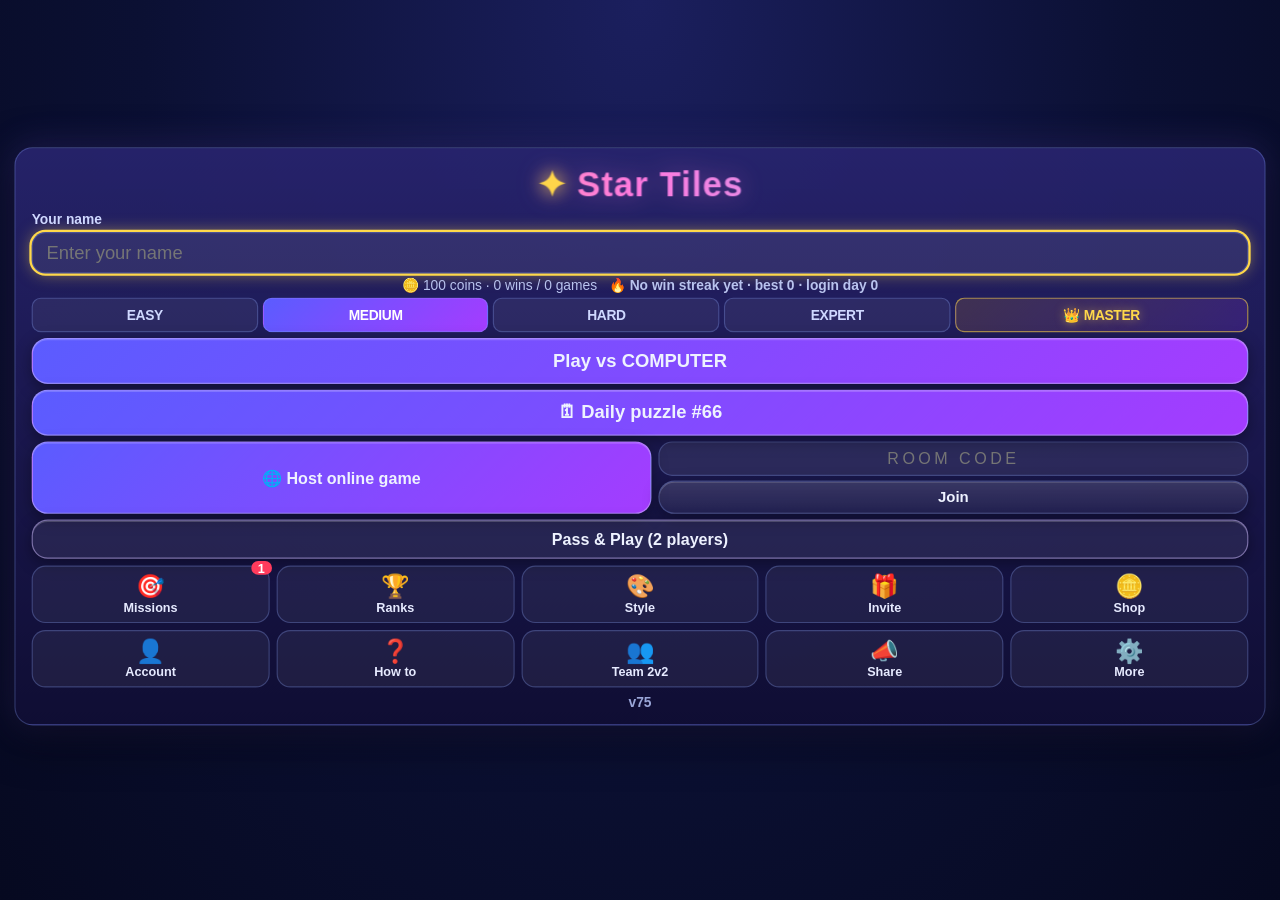
<file: index.html>
<!DOCTYPE html><html><head><meta charset="utf-8"><meta name="viewport" content="width=device-width,initial-scale=1,viewport-fit=cover,user-scalable=no">
<title>Star Tiles</title><link rel="manifest" href="manifest.json"><link rel="apple-touch-icon" href="icon-180.png?v=75"><link rel="apple-touch-startup-image" media="(device-width: 375px) and (device-height: 667px) and (-webkit-device-pixel-ratio: 2)" href="splash-750x1334.png"><link rel="apple-touch-startup-image" media="(device-width: 390px) and (device-height: 844px) and (-webkit-device-pixel-ratio: 3)" href="splash-1170x2532.png"><link rel="apple-touch-startup-image" media="(device-width: 393px) and (device-height: 852px) and (-webkit-device-pixel-ratio: 3)" href="splash-1179x2556.png"><link rel="apple-touch-startup-image" media="(device-width: 428px) and (device-height: 926px) and (-webkit-device-pixel-ratio: 3)" href="splash-1284x2778.png"><link rel="apple-touch-startup-image" media="(device-width: 430px) and (device-height: 932px) and (-webkit-device-pixel-ratio: 3)" href="splash-1290x2796.png">
<meta name="apple-mobile-web-app-capable" content="yes"><meta name="mobile-web-app-capable" content="yes"><meta name="apple-mobile-web-app-status-bar-style" content="black"><meta name="theme-color" content="#0b1033">
<link rel="stylesheet" href="style.css?v=75"></head><body>
<div id="app">
<header><button class="btn sq" id="menuBtn" aria-label="Menu">🏠</button>
<div id="hud"><div class="names"><span id="n0" class="p0">DHAVAL P</span><span class="vs">·VS·</span><span id="n1">COMPUTER</span></div>
<div class="scores"><i class="sw pink"></i><b id="s0">0</b><span id="pot"><span id="potn">THIS MOVE</span><span id="potprev">—</span></span><b id="s1">0</b><i class="sw blue"></i></div></div>
<button class="btn sq" id="infoBtn" aria-label="Chat">💬</button></header>
<div id="ostat"></div><div id="board"></div>
<div id="rack"></div>
<div id="prev"></div><div id="banner">MOVE 1 / 10</div><button id="replayBtn" class="replay" style="visibility:hidden">↺ Replay last move</button><div id="tally" aria-live="polite"></div>
<footer><button class="btn" id="recall">▦<br>RECALL</button>
<button class="btn" id="power">⚡<span id="badge">2</span></button>
<div id="coins">YOUR COINS:<br><b>🪙 <span id="coinN">100</span></b></div>
<button class="btn" id="swap">⇄<br>SWAP<span id="swapc" class="cost">FREE</span></button><button class="btn" id="play">▶<br>PLAY</button></footer>
<div id="pmenu"><div class="pcard"><div class="ptitle">⚡ POWER-UPS <span id="pleft"></span></div>
<button class="btn big" data-p="double">✖2 DOUBLE POINTS<small>x2 this move · once per game</small></button><button class="pbtn" data-p="unboost" id="unboost">↩ CANCEL BOOSTS<small>Refunds this move's Double/Triple</small></button>
<button class="btn big" data-p="bomb">💣 BOMB<small>Clears a 3×3 area · once per game</small></button>
<button class="btn big" data-p="cross">✚ CROSS BLAST<small>Clears a whole row + column · once per game</small></button>
<button class="btn big cancel" data-p="cancel">Cancel</button></div></div>
<div id="tbar"><span id="tmsg">Tap a target square</span><button class="btn" id="tgo" disabled>BLAST!</button><button class="btn cancel" id="tno">Cancel</button></div>
<div id="endp"><div class="endc"><div id="endres"></div><div id="endst"></div><div class="endb"><button class="btn big" id="endRe">🔁 Rematch</button><button class="btn" id="endHome">🏠 Home</button></div></div></div><div id="account"><div class="chcard miscard acard"><div class="chhead"><b>👤 Account</b><span></span><button class="btn" id="acClose">✕</button></div>
<p id="acState"></p><button class="apple" id="acApple"><svg viewBox="0 0 17 20" width="16" height="19" aria-hidden="true"><path fill="#fff" d="M14.1 10.6c0-2.6 2.1-3.8 2.2-3.9-1.2-1.8-3.1-2-3.7-2-1.6-.2-3.1.9-3.9.9-.8 0-2-.9-3.4-.9-1.7 0-3.3 1-4.2 2.6-1.8 3.1-.5 7.7 1.3 10.2.9 1.2 1.9 2.6 3.2 2.6 1.3-.1 1.8-.8 3.3-.8 1.6 0 2 .8 3.4.8 1.4 0 2.3-1.3 3.1-2.5 1-1.4 1.4-2.8 1.4-2.9-.1 0-2.7-1-2.7-4.1zM11.6 3c.7-.9 1.2-2 1-3.2-1 0-2.3.7-3 1.6-.7.8-1.3 2-1.1 3.1 1.2.1 2.3-.6 3.1-1.5z"/></svg> Sign in with Apple</button>
<button class="btn" id="acGuest">Play as guest</button><button class="btn" id="acOut">Sign out</button><button class="btn danger" id="acDel">Delete account</button>
<small id="acStatus"></small><small class="acpriv"><a href="privacy.html" target="_blank">Privacy policy</a></small></div></div><div id="shop"><div class="chcard miscard"><div class="chhead"><b>🪙 Coin shop</b><span id="shopCoins"></span><button class="btn" id="shopClose">✕</button></div><div id="shopList"></div><small id="shopMsg"></small><button class="btn" id="shopRestore">Restore purchases</button><small class="acpriv">Purchases are processed by Apple. <a href="support.html">Help</a> · <a href="privacy.html">Privacy</a></small></div></div><div id="missions"><div class="chcard miscard"><div class="chhead"><b>🎯 Daily missions</b><span id="misreset"></span><button class="btn" id="misClose">✕</button></div><div id="mislist"></div></div></div><div id="chat"><div class="chcard"><div class="chhead"><b>💬 Chat</b><span id="chwho"></span><button class="btn" id="chClose">✕</button></div>
<div id="chlist"></div><div class="chemo"><button data-e="👍">👍</button><button data-e="😂">😂</button><button data-e="😮">😮</button><button data-e="🔥">🔥</button><button data-e="😭">😭</button><button data-e="🎉">🎉</button><button data-e="👏">👏</button><button data-e="😡">😡</button></div>
<div class="chrow"><input id="chText" maxlength="200" placeholder="Message…" autocomplete="off"><button class="btn" id="chSend">Send</button></div></div></div><div id="onl"><div class="card"><h2>🌐 Online room</h2><div id="onlcode" class="code">——</div><div class="coderow" id="coderow"><button class="btn" id="copyCode">📋 Copy</button><button class="btn" id="shareCode">📤 Share link</button></div><p id="onlmsg"></p><p id="onlerr"></p><p id="onldbg" class="dbg" title="tap to copy log"></p><button class="btn big" id="onlRetry" style="display:none">↻ Retry</button><button class="btn big cancel" id="onlCancel">Cancel</button></div></div>
<div id="overlay" class="show"><div class="card"><h1><span class="lg">✦</span> Star Tiles</h1><button class="btn big resume" id="onlResume" style="display:none">🌐 Continue online game</button><button class="btn big quit" id="quitBtn" style="display:none">🏳 Quit current game</button><button class="btn acct" id="acBtn">👤 Account · Guest</button><button class="btn big mis-open" id="misBtn">🎯 Daily missions</button><div id="mygames" style="display:none"></div><button class="btn big resume" id="resumeBtn" style="display:none">▶ Resume game</button><p id="result"></p><details class="howto"><summary>How to play</summary><p id="msg">It takes 3 to score: connect 3+ same-color tiles to score and clear them. Stars from your rack are wild and permanent. Scoring: each group = 20 × every tile in it (stars included) × every x2/x3 square it covers; a move scores the sum of its groups (Double makes it x2). Drag your 3-tile pieces onto the board (tap again or ↻ to rotate). Place 0–3 pieces anywhere they fit on empty squares, then PLAY. ⚡ Power-ups (2 free per game, 1 per move, each type only once per game): Double Points (x2), Bomb (3×3) or Cross Blast (row + column). Blasts clear everything in the area, even stars, but score nothing. Coins: start with 100, win = +10. Each game has 1 free swap and 2 free power-ups; extra swaps or power-ups cost 50 coins (but you still can't repeat a power-up type). 10 moves each — higher score wins!</p></details>
<label class="pname">Your name <input id="pname" maxlength="14" placeholder="Enter your name" autocomplete="off"></label>
<div class="pstat" id="pstat"></div><button class="btn mute" id="muteBtn">🔊 Sound: ON</button>
<div class="diff" id="diff"><button data-d="easy">EASY</button><button data-d="medium">MEDIUM</button><button data-d="hard">HARD</button><button data-d="expert">EXPERT</button><button data-d="master" class="master">👑 MASTER</button></div>
<button class="btn big" id="vsAI">Play vs COMPUTER</button><button class="btn big" id="vsP">Pass &amp; Play (2 players)</button>
<div class="online"><button class="btn big" id="hostBtn">🌐 Host online game</button>
<div class="joinrow"><input id="joinCode" maxlength="14" placeholder="ROOM CODE" autocapitalize="characters" autocomplete="off"><button class="btn" id="joinBtn">Join</button></div></div><div id="ver">v75</div></div></div>
</div><script src="config.js?v=75"></script><script src="logic.js?v=75"></script><script src="missions.js?v=75"></script><script src="mq.js?v=75"></script><script src="online.js?v=75"></script><script src="app.js?v=75"></script><script src="stability.js?v=75"></script><script src="vendor/supabase.js?v=75"></script><script src="account.js?v=75"></script><script src="native.js?v=75"></script><script src="daily.js?v=75"></script><script src="board.js?v=75"></script><script src="rank.js?v=75"></script><script src="streak.js?v=75"></script><script src="cosmetics.js?v=75"></script><script src="tutorial.js?v=75"></script><script src="invite.js?v=75"></script><script src="team.js?v=75"></script><script src="share.js?v=75"></script><script src="home.js?v=75"></script>
<script>
if('serviceWorker'in navigator){let reloaded=false;const had=!!navigator.serviceWorker.controller;
 navigator.serviceWorker.addEventListener('controllerchange',()=>{if(reloaded||!had)return;try{if(document.getElementById('onl').classList.contains('show')||(typeof g!=='undefined'&&g&&g.mode==='online'))return;}catch(e){} // v24: never reload mid-connect / online game
reloaded=true;try{window.autosave&&autosave();}catch(e){}location.reload();});
 navigator.serviceWorker.register('sw.js',{updateViaCache:'none'}).then(reg=>{reg.update();document.addEventListener('visibilitychange',()=>{if(document.visibilityState==='visible')reg.update();});});}
</script></body></html>
</file>
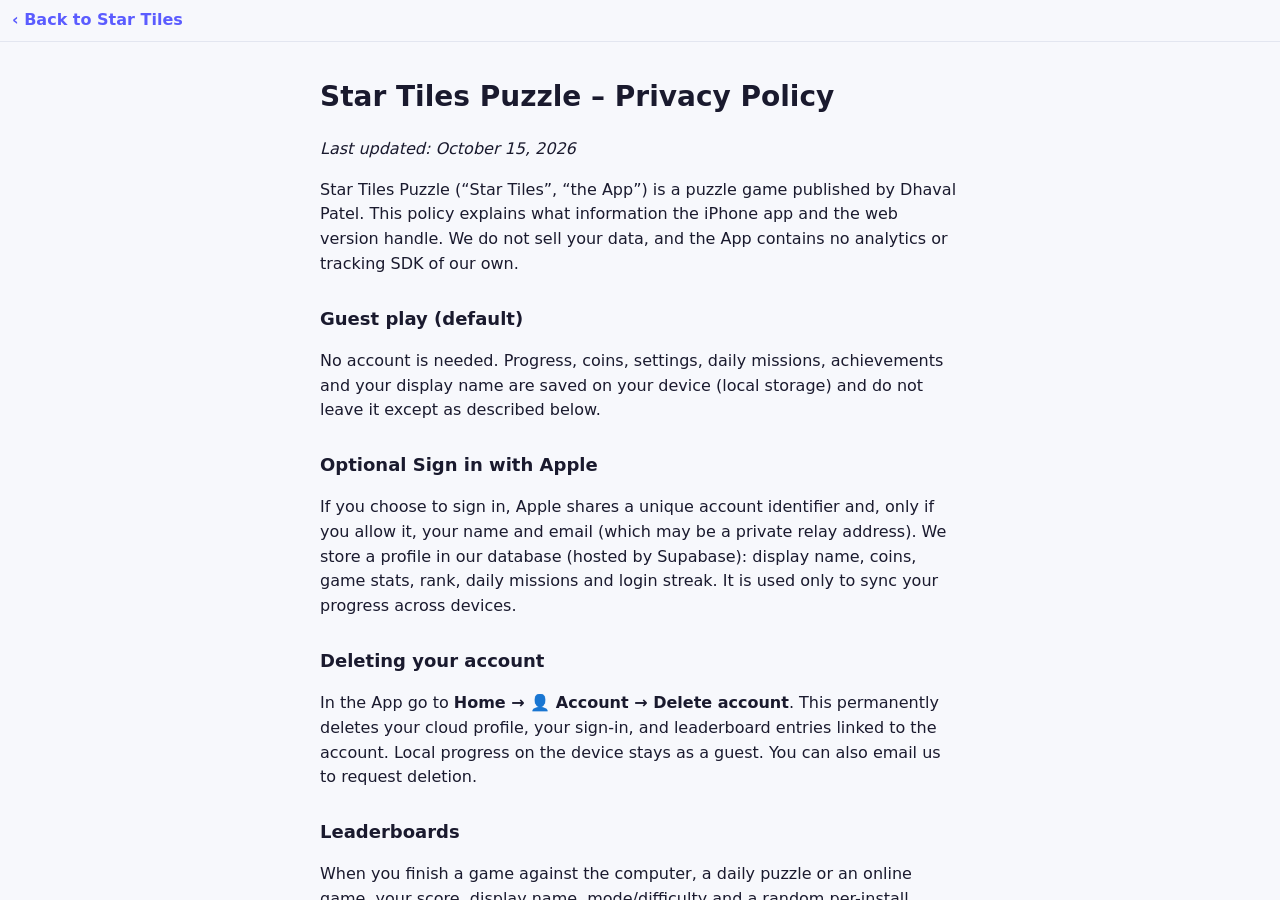
<file: privacy.html>
<!doctype html><html lang="en"><head><meta charset="utf-8"><meta name="viewport" content="width=device-width,initial-scale=1"><title>Star Tiles Puzzle – Privacy Policy</title>
<style>body{font-family:-apple-system,system-ui,sans-serif;max-width:640px;margin:40px auto;padding:0 20px;line-height:1.55;color:#1a1a2e;background:#f7f8fc}h1{font-size:28px}h2{font-size:18px;margin-top:28px}a{color:#5b5cff}html,body{height:100%;margin:0;overflow:hidden}body{max-width:none!important;padding:0!important}#scrollwrap{position:fixed;inset:0;overflow-y:auto;-webkit-overflow-scrolling:touch;overscroll-behavior:contain;padding:calc(env(safe-area-inset-top) + 56px) 20px calc(env(safe-area-inset-bottom) + 40px)}#scrollwrap>.in{max-width:640px;margin:0 auto}#backbar{position:fixed;top:0;left:0;right:0;z-index:5;padding:calc(env(safe-area-inset-top) + 8px) 12px 8px;background:rgba(247,248,252,.96);border-bottom:1px solid #e3e6f0}#backbar a{font-weight:700;text-decoration:none}</style></head><body><div id="backbar"><a href="./">‹ Back to Star Tiles</a></div><div id="scrollwrap"><div class="in">
<h1>Star Tiles Puzzle – Privacy Policy</h1>
<p><em>Last updated: October 15, 2026</em></p>
<p>Star Tiles Puzzle (“Star Tiles”, “the App”) is a puzzle game published by Dhaval Patel. This policy explains what information the iPhone app and the web version handle. We do not sell your data, and the App contains no analytics or tracking SDK of our own.</p>
<h2>Guest play (default)</h2>
<p>No account is needed. Progress, coins, settings, daily missions, achievements and your display name are saved on your device (local storage) and do not leave it except as described below.</p>
<h2>Optional Sign in with Apple</h2>
<p>If you choose to sign in, Apple shares a unique account identifier and, only if you allow it, your name and email (which may be a private relay address). We store a profile in our database (hosted by Supabase): display name, coins, game stats, rank, daily missions and login streak. It is used only to sync your progress across devices.</p>
<h2>Deleting your account</h2>
<p>In the App go to <b>Home → 👤 Account → Delete account</b>. This permanently deletes your cloud profile, your sign-in, and leaderboard entries linked to the account. Local progress on the device stays as a guest. You can also email us to request deletion.</p>
<h2>Leaderboards</h2>
<p>When you finish a game against the computer, a daily puzzle or an online game, your score, display name, mode/difficulty and a random per-install device id may be submitted to the public weekly and daily leaderboards. Other players can see your display name and score.</p>
<h2>Online play and chat</h2>
<p>Online games (1v1 and Team 2v2) are private rooms joined with a room code or invite link. Moves, chat messages you type, your display name and a random session id are relayed through public relays (MQTT over WebSocket and ntfy.sh) so the other phones can sync. We do not log these messages. Do not share personal information in chat. You can turn chat off, block a player, or report them; a report sends the room code, the reported name and the last chat messages to us for review.</p>
<h2>Notifications</h2>
<p>If you allow notifications, a push token (Apple APNs, or Web Push on the web app) is stored with a random device id, your display name and the room codes of your active online games, so we can tell you when it is your turn. Turn notifications off in iPhone Settings at any time.</p>
<h2>Advertising (iPhone app, free version)</h2>
<p>The free iPhone app shows ads from <strong>Google AdMob</strong> (a full-screen ad after some games and optional rewarded ads). AdMob may collect device identifiers (the advertising identifier only if you allow tracking in the iOS prompt), IP address, coarse location derived from IP, device information and ad interaction data to serve and measure ads and prevent fraud. If you choose “Ask App Not to Track”, ads are non-personalized. See <a href="https://policies.google.com/technologies/partner-sites">How Google uses information from apps</a>. Buying Remove Ads or Pro turns ads off.</p>
<h2>In-app purchases</h2>
<p>Purchases are processed by Apple. We never see your payment details. Coins have no cash value.</p>
<h2>Sharing</h2>
<p>The Share button opens your device's share sheet with your score and an invite link. Nothing is posted unless you choose to.</p>
<h2>Service providers</h2>
<p>Supabase (database and sign-in), Apple (sign-in, purchases, notifications), Google AdMob (ads), GitHub Pages (hosting the web version), and the public relays listed above.</p>
<h2>Children</h2>
<p>The App is for a general audience and is not directed to children under 13. We do not knowingly collect personal information from children.</p>
<h2>Changes</h2>
<p>We may update this policy; the date above will change when we do.</p>
<h2>Contact</h2>
<p>Email <a href="mailto:dhpa69@yahoo.com">dhpa69@yahoo.com</a> · <a href="support.html">Support page</a></p>
</div></div></body></html>
</file>
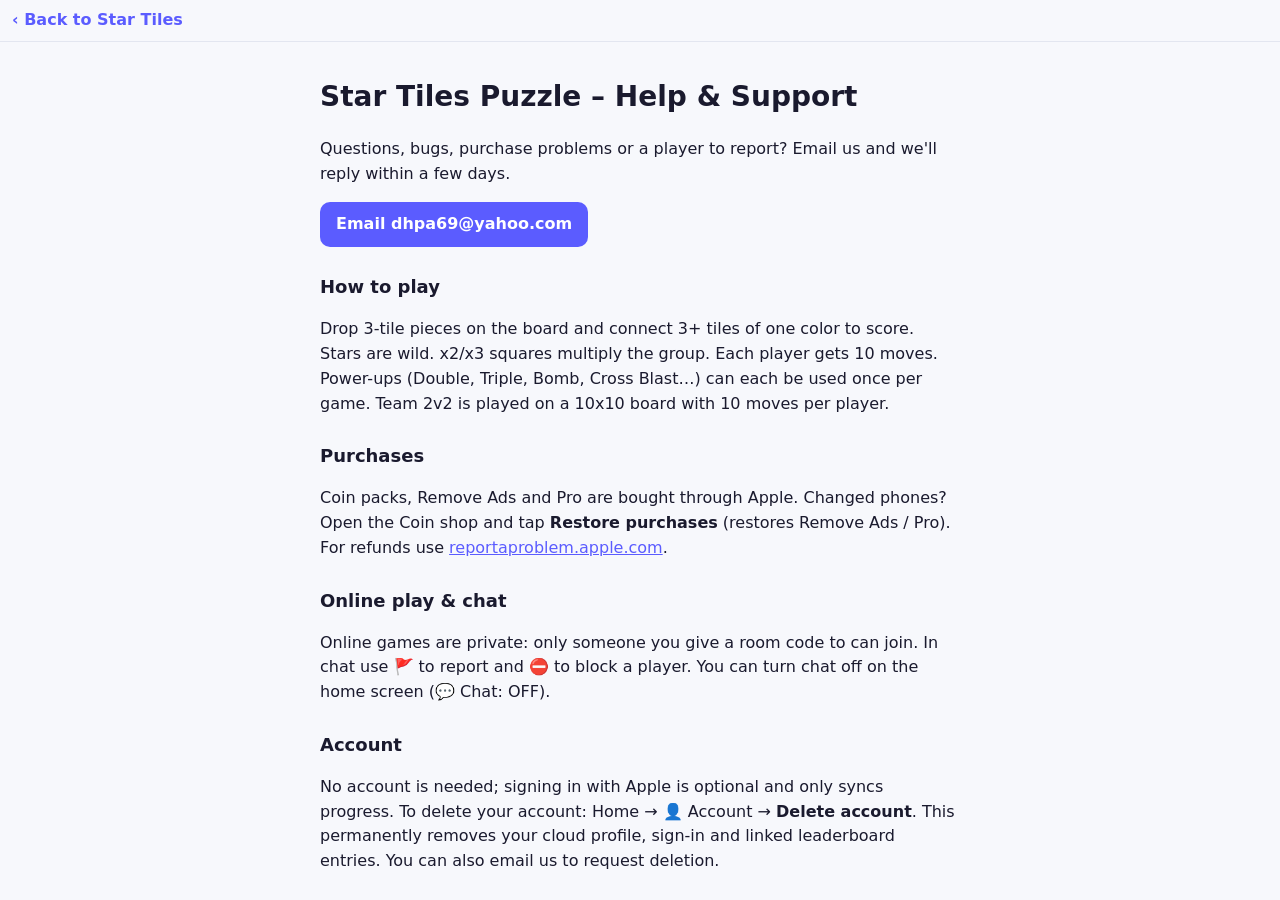
<file: support.html>
<!doctype html><html lang="en"><head><meta charset="utf-8"><meta name="viewport" content="width=device-width,initial-scale=1"><title>Star Tiles – Support</title>
<style>body{font-family:-apple-system,system-ui,sans-serif;max-width:640px;margin:40px auto;padding:0 20px;line-height:1.55;color:#1a1a2e;background:#f7f8fc}h1{font-size:28px}h2{font-size:18px;margin-top:26px}a{color:#5b5cff}.btn{display:inline-block;background:#5b5cff;color:#fff;padding:10px 16px;border-radius:10px;text-decoration:none;font-weight:700}html,body{height:100%;margin:0;overflow:hidden}body{max-width:none!important;padding:0!important}#scrollwrap{position:fixed;inset:0;overflow-y:auto;-webkit-overflow-scrolling:touch;overscroll-behavior:contain;padding:calc(env(safe-area-inset-top) + 56px) 20px calc(env(safe-area-inset-bottom) + 40px)}#scrollwrap>.in{max-width:640px;margin:0 auto}#backbar{position:fixed;top:0;left:0;right:0;z-index:5;padding:calc(env(safe-area-inset-top) + 8px) 12px 8px;background:rgba(247,248,252,.96);border-bottom:1px solid #e3e6f0}#backbar a{font-weight:700;text-decoration:none}</style></head><body><div id="backbar"><a href="./">‹ Back to Star Tiles</a></div><div id="scrollwrap"><div class="in">
<h1>Star Tiles Puzzle – Help &amp; Support</h1>
<p>Questions, bugs, purchase problems or a player to report? Email us and we'll reply within a few days.</p>
<p><a class="btn" href="mailto:dhpa69@yahoo.com?subject=Star%20Tiles%20support">Email dhpa69@yahoo.com</a></p>
<h2>How to play</h2><p>Drop 3-tile pieces on the board and connect 3+ tiles of one color to score. Stars are wild. x2/x3 squares multiply the group. Each player gets 10 moves. Power-ups (Double, Triple, Bomb, Cross Blast…) can each be used once per game. Team 2v2 is played on a 10x10 board with 10 moves per player.</p>
<h2>Purchases</h2><p>Coin packs, Remove Ads and Pro are bought through Apple. Changed phones? Open the Coin shop and tap <b>Restore purchases</b> (restores Remove Ads / Pro). For refunds use <a href="https://reportaproblem.apple.com">reportaproblem.apple.com</a>.</p>
<h2>Online play &amp; chat</h2><p>Online games are private: only someone you give a room code to can join. In chat use 🚩 to report and ⛔ to block a player. You can turn chat off on the home screen (💬 Chat: OFF).</p>
<h2>Account</h2><p>No account is needed; signing in with Apple is optional and only syncs progress. To delete your account: Home → 👤 Account → <b>Delete account</b>. This permanently removes your cloud profile, sign-in and linked leaderboard entries. You can also email us to request deletion.</p>
<h2>Notifications</h2><p>Turn notifications tell you when it's your move in an online game. Turn them off any time in iPhone Settings → Notifications → Star Tiles.</p>
<p><a href="privacy.html">Privacy policy</a> · <a href="./">Back to the game</a></p>
</div></div></body></html>
</file>
<file: style.css>
*{box-sizing:border-box;-webkit-tap-highlight-color:transparent;user-select:none;-webkit-user-select:none}
body{margin:0;background:#000;font-family:-apple-system,"Arial Rounded MT Bold",Helvetica,sans-serif;touch-action:manipulation}
#app{max-width:480px;margin:auto;min-height:100vh;background:#e9ecf0;display:flex;flex-direction:column;padding-top:env(safe-area-inset-top)}
header{display:flex;gap:6px;align-items:center;padding:6px;background:linear-gradient(#c9d4e0,#9fb0c4)}
#hud{flex:1;background:linear-gradient(#2f5db8,#14306f);border-radius:8px;border:2px solid #0d2150;color:#fff;padding:3px 8px;text-align:center}
.names{display:flex;justify-content:space-between;font-weight:900;font-size:14px;color:#cfd8e6}.names .on{color:#ff6ad5}.vs{color:#9fd0ff}
.scores{display:flex;align-items:center;justify-content:space-between;font-size:22px}.sw{width:14px;height:14px;border-radius:3px;display:inline-block}
.sw.pink{background:#e64fc0}.sw.blue{background:#3fa6f0}
#pot{background:linear-gradient(#ffb43c,#f07a00);border:3px solid #fff;border-radius:16px;padding:0 10px;font-weight:900;box-shadow:0 2px 4px #0006}
.btn{background:linear-gradient(#4aa3f5,#1663c7);color:#fff;border:2px solid #0d3a80;border-radius:10px;font-weight:900;font-size:13px;box-shadow:inset 0 2px 0 #fff6,0 2px 3px #0005;padding:6px;position:relative}
.btn:disabled{background:linear-gradient(#c8ced6,#9aa4b0);border-color:#7a8592;color:#eef}
.sq{width:56px;height:44px;font-size:20px}
#board{display:grid;grid-template-columns:repeat(8,1fr);gap:3px;padding:4px;background:#d8dde3;aspect-ratio:1}
.cell{background:#eef1f4;border-radius:4px;position:relative;display:flex;align-items:center;justify-content:center;font-weight:900;color:#c3ccd6;font-size:22px}
.cell.m3::after{content:"x3"}.cell.m2::after{content:"x2";font-size:16px}
.cell.ok{outline:2px dashed #4aa3f5}
.tile{position:absolute;inset:2px;border-radius:5px;box-shadow:inset 0 -4px 6px #0003,inset 0 4px 4px #fff8,0 1px 2px #0005;display:flex;align-items:center;justify-content:center;color:#fff;font-size:18px;font-weight:900;text-shadow:0 1px 2px #0006}
.tile::before{content:"";position:absolute;left:8%;right:8%;top:6%;height:40%;border-radius:4px;background:linear-gradient(#fff9,#fff0)}
.yellow{background:linear-gradient(#ffe37a,#f5b10a)}.green{background:linear-gradient(#5be36a,#0e9c25)}.blue{background:linear-gradient(#8fd2ff,#2a8ee6)}
.pink{background:linear-gradient(#ff9be6,#d636b1)}.red{background:linear-gradient(#ff7a7a,#d01c1c)}.orange{background:linear-gradient(#ffc770,#f07c06)}
.tile.fresh{outline:3px solid #1b3f8f}
.star{background:linear-gradient(#e6f6ff,#a9d8f2);border:1px solid #8cc2e2}.star span{font-size:30px;text-shadow:0 2px 2px #a06800;position:relative}
.star em{position:absolute;font-style:normal;font-size:13px;color:#7a4b00;font-weight:900}
.star.mine{box-shadow:inset 0 0 0 2px #e64fc0}.star.theirs{box-shadow:inset 0 0 0 2px #3fa6f0}
#rack{display:flex;gap:8px;justify-content:center;padding:8px;background:linear-gradient(#cdd6e0,#b5c1ce);min-height:70px}
.rt{width:56px;height:56px;position:relative;border-radius:8px;background:#dfe5ec}.rt.sel{transform:translateY(-6px);filter:drop-shadow(0 0 6px #1b3f8f)}
#banner{align-self:center;background:linear-gradient(#e9eef4,#c5d0dc);color:#1b3f8f;font-weight:900;padding:4px 18px;border-radius:0 0 12px 12px;font-size:16px}
#banner.final{color:#c01;font-size:20px}
footer{display:grid;grid-template-columns:1fr 1fr 1.4fr 1fr 1fr;gap:5px;padding:8px;background:#333a44;margin-top:auto;padding-bottom:calc(8px + env(safe-area-inset-bottom))}
footer .btn{height:58px;font-size:12px}#power{font-size:28px}
#badge{position:absolute;top:-6px;right:-4px;background:#f07a00;border:2px solid #fff;border-radius:9px;font-size:12px;padding:0 5px}
#power.on{background:linear-gradient(#ffe37a,#f5a10a)}
#coins{background:linear-gradient(#24365c,#121c33);border-radius:8px;color:#fff;font-size:11px;text-align:center;padding-top:8px;font-weight:900}#coins b{color:#6f6;font-size:18px}
#overlay{position:fixed;inset:0;background:#0009;display:none;align-items:center;justify-content:center;z-index:9}#overlay.show{display:flex}
.card{background:#fff;border-radius:16px;padding:20px;width:85%;max-width:360px;text-align:center}.card h1{color:#1b3f8f;margin:0 0 8px}
.big{display:block;width:100%;margin-top:10px;font-size:16px;padding:12px}
#toast{position:fixed;left:50%;top:40%;transform:translate(-50%);background:#1b3f8fe0;color:#fff;font-weight:900;padding:10px 18px;border-radius:12px;font-size:20px;pointer-events:none;transition:opacity .4s;opacity:0}
.drag{position:fixed;width:50px;height:50px;pointer-events:none;z-index:20}
/* v4 layout: true-square board */
#app{height:100vh;height:100dvh;min-height:0;overflow:hidden}
header,#rack,#banner,footer{flex:none}
#board{flex:none;align-self:center;aspect-ratio:1/1;grid-template-rows:repeat(8,1fr);
 width:min(100%,calc(100vh - 262px - env(safe-area-inset-top) - env(safe-area-inset-bottom)));
 width:min(100%,calc(100dvh - 262px - env(safe-area-inset-top) - env(safe-area-inset-bottom)));border-radius:6px}
.cell{aspect-ratio:1/1;min-width:0;min-height:0;overflow:hidden;font-size:clamp(10px,4.5vmin,22px)}
.star span{font-size:min(30px,7vmin)}
#rack{min-height:0;height:72px;align-items:center}
.rt{width:56px;height:56px;aspect-ratio:1/1;flex:none}
footer{margin-top:auto}
/* v5: 3 sets of 3 tray */
#rack{height:auto;padding:8px 6px;gap:8px;justify-content:space-around;flex-wrap:nowrap}
.set{display:flex;gap:3px;padding:4px;background:#e2e8ef;border-radius:8px;box-shadow:inset 0 1px 3px #0003}
.rt{--t:min(34px,calc((100vw - 70px)/9.6));width:var(--t);height:var(--t);border-radius:5px;background:#cfd8e2}
.rt.sel{transform:translateY(-4px)}.rt .star span{font-size:calc(var(--t)*.6)}
.tile.star.fresh{outline:3px solid #1b3f8f}
#board{width:min(100%,calc(100dvh - 252px - env(safe-area-inset-top) - env(safe-area-inset-bottom)))}
.drag{width:44px;height:44px}
.tile.pop{animation:pop .45s ease-out forwards}@keyframes pop{0%{transform:scale(1)}40%{transform:scale(1.25)}100%{transform:scale(0);opacity:0}}
/* v6: connected 3-tile pieces */
#rack,#board{touch-action:none}
#rack{align-items:center;min-height:calc(var(--rt,30px)*3 + 30px)}
.set{position:relative;gap:0;padding:5px;cursor:grab}.set.v{flex-direction:column}.set.empty{opacity:.35}
.set .rt{--t:30px;border-radius:0;background:transparent}.set.h .rt:first-child{border-radius:6px 0 0 6px}
.set.sel{outline:3px solid #1b3f8f;outline-offset:1px}.set .rt .tile{inset:1px}
.rot{position:absolute;right:-8px;bottom:-8px;width:22px;height:22px;border-radius:11px;border:2px solid #fff;background:#1663c7;color:#fff;font-size:13px;padding:0;line-height:18px}
.drag.set{position:fixed;padding:0;background:none;box-shadow:none;width:auto;height:auto;opacity:.85;pointer-events:none;z-index:30}
.drag .rt{width:var(--t);height:var(--t)}
.cell.gok{background:#9be7a6;outline:2px solid #23a83a}.cell.gbad{background:#f4a3a3;outline:2px solid #d22}
#app{overscroll-behavior:none}
.drag.set .rt.big{width:var(--dt,40px);height:var(--dt,40px)}.drag.set .rt.big .tile{inset:2px}
#ver{margin-top:10px;font-size:12px;color:#7a8592;font-weight:700}
/* v8 rotation */
html,body,button,.set,.rot,#rack{touch-action:manipulation}
#rack .set{touch-action:none}
.rot{width:28px;height:28px;border-radius:14px;line-height:24px;font-size:15px;right:-10px;bottom:-10px;z-index:2}
.set.spin{animation:spin .2s ease-out}@keyframes spin{from{transform:rotate(-90deg) scale(.9)}to{transform:none}}
/* v9: uncommitted pieces glow */
.tile.fresh{outline:none;box-shadow:0 0 0 2px #fff,0 0 8px 3px #3fa6f0,inset 0 -4px 6px #0003;animation:glow 1.2s ease-in-out infinite alternate}
@keyframes glow{to{box-shadow:0 0 0 2px #fff,0 0 12px 5px #7cc4ff,inset 0 -4px 6px #0003}}
/* v10: on-board rotate button */
.cell.hasrot{overflow:visible;z-index:5}
.rotb{position:absolute;right:-16px;top:-16px;width:34px;height:34px;border-radius:17px;border:2px solid #fff;background:linear-gradient(#4aa3f5,#1663c7);color:#fff;font-size:20px;font-weight:900;line-height:28px;padding:0;box-shadow:0 2px 5px #0007;z-index:6;touch-action:none}
.cell.pspin .tile{animation:spin .22s ease-out}
/* v11 power-up menu */
#pmenu{position:fixed;inset:0;background:#0008;display:none;align-items:flex-end;justify-content:center;z-index:40;padding-bottom:110px}#pmenu.show{display:flex}
.pcard{background:#fff;border-radius:16px;padding:14px;width:88%;max-width:360px}.ptitle{font-weight:900;color:#1b3f8f;text-align:center}
.pcard .big{text-align:left;margin-top:8px}.pcard small{display:block;font-size:11px;font-weight:600;opacity:.85}
.btn.cancel{background:linear-gradient(#c8ced6,#8f9aa7);border-color:#6d7884}
#tbar{position:fixed;left:50%;transform:translateX(-50%);bottom:100px;display:none;gap:6px;align-items:center;background:#1b3f8fee;color:#fff;font-weight:900;padding:8px 10px;border-radius:14px;z-index:35;white-space:nowrap}#tbar.show{display:flex}
#tbar .btn{height:40px;padding:0 12px}#tgo{background:linear-gradient(#ff8a3c,#d9480f);border-color:#8a2a00}
.cell.aimp{background:#ffb3a0;box-shadow:inset 0 0 0 2px #e8590c}.cell.aimp .tile{filter:brightness(.8) saturate(1.2)}
.cell.boom{animation:boom .55s ease-out}@keyframes boom{0%{background:#fff3b0;box-shadow:0 0 18px 6px #ffb000}100%{background:#eef1f4;box-shadow:none}}
/* v11 profile/difficulty/economy */
.pname{display:block;text-align:left;font-weight:800;color:#1b3f8f;font-size:13px}.pname input{display:block;width:100%;font-size:17px;padding:8px;border:2px solid #9fb0c4;border-radius:8px;margin-top:4px}
.pstat{font-size:12px;color:#555;margin:6px 0}
.diff{display:flex;gap:4px;margin-top:6px}.diff button{flex:1;padding:9px 0;border-radius:8px;border:2px solid #1663c7;background:#fff;color:#1663c7;font-weight:900}.diff button.on{background:#1663c7;color:#fff}
.names{font-size:12px}.names span{white-space:nowrap}
.cost{display:block;font-size:9px;opacity:.9}
#badge{white-space:nowrap}
/* v12 live score preview */
#prev{position:fixed;right:10px;bottom:calc(84px + env(safe-area-inset-bottom));background:#5a6472;color:#fff;font-weight:900;font-size:15px;padding:5px 12px;border-radius:14px;border:2px solid #fff;box-shadow:0 2px 6px #0006;display:none;z-index:8;pointer-events:none}
#prev.show{display:block}#prev.hot{background:linear-gradient(#ffb43c,#f07a00)}
.cell.will .tile{animation:will .7s ease-in-out infinite alternate}
@keyframes will{from{box-shadow:0 0 0 2px #fff,0 0 6px 2px #ffb000}to{box-shadow:0 0 0 3px #ffd84a,0 0 14px 6px #ff9000}}
.diff button{font-size:12px}
/* v14 online */
.online{margin-top:10px;border-top:1px solid #dde3ea;padding-top:6px}.joinrow{display:flex;gap:6px;margin-top:8px}
.joinrow input{flex:1;font-size:18px;letter-spacing:3px;text-transform:uppercase;text-align:center;padding:8px;border:2px solid #9fb0c4;border-radius:8px}
#onl{position:fixed;inset:0;background:#000a;display:none;align-items:center;justify-content:center;z-index:50}#onl.show{display:flex}
.code{font-size:40px;font-weight:900;letter-spacing:6px;color:#1b3f8f;margin:8px 0}
.card{max-height:92vh;overflow:auto}
/* v15: preview in header, very visible will-score ring, bubble pops */
#prev{display:none!important}
#pot{position:relative;display:inline-flex;flex-direction:column;align-items:center;line-height:1.05}
#potprev{font-size:13px;font-weight:900;border-radius:9px;padding:0 7px;margin-top:1px}#potprev:empty{display:none}
#potprev.hot{background:#fff;color:#e8590c;animation:pp .6s ease-in-out infinite alternate}#potprev.zero{background:#ffffff55;color:#fff}
@keyframes pp{to{transform:scale(1.12)}}
.cell.will{z-index:3}
.cell.will .tile{animation:will2 .5s ease-in-out infinite alternate;outline:4px solid #00f0ff;outline-offset:1px}
@keyframes will2{from{box-shadow:0 0 0 2px #fff,0 0 10px 4px #00f0ff;transform:scale(1)}to{box-shadow:0 0 0 4px #fff,0 0 22px 10px #00f0ff;transform:scale(1.08)}}
.tile.pop{animation:bub .6s cubic-bezier(.2,1.6,.4,1) forwards}
@keyframes bub{0%{transform:scale(1)}35%{transform:scale(1.45);filter:brightness(1.6)}60%{transform:scale(1.1);opacity:.9}100%{transform:scale(0);opacity:0}}
.prt{position:absolute;left:50%;top:50%;width:9px;height:9px;margin:-4.5px;border-radius:50%;pointer-events:none;z-index:9;animation:prt .7s ease-out forwards;box-shadow:0 0 4px #fff}
@keyframes prt{0%{transform:translate(0,0) scale(1);opacity:1}100%{transform:translate(var(--dx),var(--dy)) scale(.2);opacity:0}}
.prt.star{background:#ffd23a}.cell{overflow:visible}
.btn.mute{width:100%;margin-top:6px;background:linear-gradient(#7d8b9c,#5a6676);border-color:#46505c}
.btn.resume{background:linear-gradient(#5be36a,#0e9c25);border-color:#0a6b1a}
/* v17 */
.rotb{display:none!important}
.cell.pshake .tile{animation:shake .35s}@keyframes shake{20%,60%{transform:translateX(-5px)}40%,80%{transform:translateX(5px)}}
/* v18 */
.card .resume{margin:4px 0 10px;font-size:18px;padding:14px;box-shadow:0 0 0 3px #b8f5c0,0 3px 8px #0004}
.howto{text-align:left;margin:4px 0 8px;font-size:13px;color:#333}.howto summary{font-weight:900;color:#1b3f8f;cursor:pointer}
#result{font-weight:900;color:#1b3f8f;margin:4px 0}#result:empty{display:none}
/* v19 online status */
#ostat{display:none;text-align:center;font-size:12px;font-weight:800;color:#1b3f8f;background:#dbe9ff;padding:2px}#ostat.show{display:block}#ostat.away{background:#ffe3c2;color:#a14a00}
/* v20 anti-jump: no page scroll/bounce, fixed-size preview/status, drag surfaces never scroll */
html,body{position:fixed;inset:0;width:100%;height:100%;overflow:hidden;overscroll-behavior:none;-webkit-overflow-scrolling:auto}
#rack,#board,#rack *,#board *{touch-action:none!important;-webkit-user-select:none;user-select:none;-webkit-touch-callout:none}
#potprev,#potprev:empty{display:block;visibility:visible;min-height:17px;line-height:17px;min-width:44px;text-align:center;white-space:nowrap}
#potprev:empty{visibility:hidden}
#ostat{min-height:16px;overflow:hidden;white-space:nowrap}
#toast{will-change:opacity;contain:layout}
#pot{min-width:118px;box-sizing:border-box}#potprev{max-width:118px;overflow:hidden;text-overflow:ellipsis}

/* v21: THIS MOVE pill (pot removed); fixed width, no jump */
#potn{font-size:10px;letter-spacing:1px;line-height:12px}
#potprev,#potprev:empty{visibility:visible!important;font-size:22px;line-height:24px;min-height:24px;background:none!important;color:#fff;animation:none}
#potprev.hot{color:#fff;text-shadow:0 0 6px #fff8}
#pot{width:128px;min-width:128px;max-width:128px}#potprev{max-width:124px}

/* v22 My online games */
#mygames{margin:6px 0 10px;text-align:left;max-height:38vh;overflow-y:auto;touch-action:pan-y!important}
.mgh{font-weight:900;color:#1b3f8f;margin:2px 0 4px}.mgn{background:#e8590c;color:#fff;border-radius:9px;padding:0 7px}
.mg{display:flex;align-items:center;gap:6px;background:#fff;border-radius:10px;padding:7px 9px;margin:5px 0;border:2px solid #cdd6e0;cursor:pointer}
.mg.yt{border-color:#2f9e44;background:#ebfbee}.mg.ov{opacity:.85}.mgm{flex:1;min-width:0}.mgm small{color:#556}
.mgb{margin-left:6px;font-size:11px;font-weight:900;border-radius:8px;padding:1px 6px;background:#adb5bd;color:#fff}
.yt .mgb{background:#2f9e44}.tt .mgb{background:#1c7ed6}.wt .mgb{background:#f59f00}
.mga{border:0;border-radius:8px;background:#1c7ed6;color:#fff;font-weight:800;padding:6px 8px}.mga.x{background:#c92a2a}
#menuBtn{position:relative}#menuBtn[data-n]:not([data-n=""])::after{content:attr(data-n);position:absolute;top:-6px;right:-6px;background:#e03131;color:#fff;font-size:12px;font-weight:900;border-radius:10px;padding:1px 6px}

.btn.quit{background:linear-gradient(#ff8787,#c92a2a);margin-bottom:8px}

/* v24 */
.joinrow{flex-direction:column;align-items:stretch}.joinrow input{width:100%;box-sizing:border-box;min-width:0}.joinrow .btn{width:100%;box-sizing:border-box;margin:0}
#onlerr{color:#c92a2a;font-weight:800;min-height:1em;margin:4px 0}#onlmsg{min-height:2.4em}
.card{box-sizing:border-box;max-width:calc(100vw - 16px);overflow-x:hidden}

/* v27 debug line */
.dbg{font:11px/1.3 ui-monospace,Menlo,monospace;color:#567;word-break:break-all;min-height:2.6em;cursor:pointer;text-decoration:underline dotted}
#ostat{cursor:pointer;pointer-events:auto}

/* v29 */
.replay{display:block;margin:4px auto 0;border:0;border-radius:10px;background:#1c7ed6;color:#fff;font-weight:800;font-size:13px;padding:4px 10px}
.cell.ohl{box-shadow:inset 0 0 0 3px #ffd43b,0 0 10px #ffd43b;border-radius:6px}
.cell.odrop .tile{animation:odrop .45s cubic-bezier(.2,1.4,.5,1)}
@keyframes odrop{0%{transform:translateY(-60px) scale(1.3);opacity:0}70%{opacity:1}100%{transform:none}}
.coderow{display:flex;gap:8px;justify-content:center;margin:6px 0}.coderow .btn{flex:1;font-size:15px;padding:8px 6px}

/* ================= v30 "Night Sky" theme (original look) ================= */
:root{--bg1:#0b1033;--bg2:#2a1257;--glass:rgba(255,255,255,.07);--line:rgba(140,170,255,.28);--txt:#eef2ff;--dim:#9aa6d8;--teal:#2ee6d6;--mag:#ff4fd8;--gold:#ffd54a}
html,body{background:radial-gradient(120% 80% at 50% 0%,#24206b 0%,var(--bg1) 45%,#06081c 100%) fixed;color:var(--txt)}
body::before{content:"";position:fixed;inset:0;pointer-events:none;z-index:0;opacity:.75;
 background-image:radial-gradient(1.2px 1.2px at 12% 18%,#fff 50%,transparent 51%),radial-gradient(1px 1px at 72% 9%,#cfe1ff 50%,transparent 51%),radial-gradient(1.4px 1.4px at 40% 62%,#fff 50%,transparent 51%),
 radial-gradient(1px 1px at 88% 44%,#fff 50%,transparent 51%),radial-gradient(1px 1px at 22% 82%,#d9c8ff 50%,transparent 51%),radial-gradient(1.3px 1.3px at 60% 90%,#fff 50%,transparent 51%),
 radial-gradient(1px 1px at 5% 50%,#fff 50%,transparent 51%),radial-gradient(1px 1px at 95% 75%,#cfe1ff 50%,transparent 51%),radial-gradient(1px 1px at 50% 30%,#fff 50%,transparent 51%);background-size:220px 220px}
#app{position:relative;z-index:1;background:transparent}
header{background:rgba(10,14,48,.55);backdrop-filter:blur(10px);-webkit-backdrop-filter:blur(10px);border-bottom:1px solid var(--line)}
#hud{background:linear-gradient(135deg,rgba(255,255,255,.10),rgba(255,255,255,.03));border:1px solid var(--line);border-radius:16px;box-shadow:0 0 18px rgba(90,110,255,.25) inset}
.names span{color:var(--dim)!important;letter-spacing:.5px}.names .p0{color:#ff8fe6!important}#n1{color:#7fd3ff!important}
.scores b{color:#fff;text-shadow:0 0 10px rgba(160,180,255,.6)}
.sw{border-radius:50%!important;box-shadow:0 0 8px currentColor}.sw.pink{background:var(--mag)!important;color:var(--mag)}.sw.blue{background:#3fb6ff!important;color:#3fb6ff}
#pot{background:linear-gradient(135deg,#6a3cff,#e23cc8)!important;border:1px solid rgba(255,255,255,.5)!important;border-radius:20px!important;box-shadow:0 0 16px rgba(226,60,200,.6),0 0 2px #fff inset!important}
#potn{color:#ffe9ff;opacity:.85}#potprev.hot{text-shadow:0 0 10px #fff,0 0 18px #ffd54a}
/* buttons: flat glass */
.btn{background:linear-gradient(180deg,rgba(255,255,255,.14),rgba(255,255,255,.05))!important;color:var(--txt)!important;border:1px solid var(--line)!important;border-radius:14px!important;box-shadow:0 4px 14px rgba(0,0,0,.35),inset 0 1px 0 rgba(255,255,255,.18)!important;text-shadow:none}
.btn:active{transform:translateY(1px);background:rgba(255,255,255,.18)!important}
.btn:disabled{opacity:.38}
#play{background:linear-gradient(135deg,#19d3a2,#0b8fd6)!important;border-color:rgba(180,255,240,.5)!important;box-shadow:0 0 14px rgba(25,211,162,.45)!important}
#power{background:linear-gradient(135deg,#ffcf3f,#ff7a1a)!important;border-color:rgba(255,230,160,.6)!important;color:#2a1257!important}
#power.on{box-shadow:0 0 18px #ffcf3f!important}
.btn.big{background:linear-gradient(135deg,#5b5cff,#a43cff)!important;border-color:rgba(210,190,255,.5)!important}
.btn.resume{background:linear-gradient(135deg,#19d3a2,#0b8fd6)!important}.btn.quit{background:linear-gradient(135deg,#ff5f6d,#c2185b)!important}
.btn.cancel,.btn.mute{background:rgba(255,255,255,.08)!important}
#badge{background:var(--mag)!important;color:#fff!important;border:0!important;box-shadow:0 0 8px var(--mag)}
footer{background:rgba(8,10,36,.75)!important;border-top:1px solid var(--line);backdrop-filter:blur(8px);-webkit-backdrop-filter:blur(8px)}
#coins{background:rgba(255,255,255,.06)!important;border:1px solid var(--line);border-radius:14px;color:var(--txt)}
#banner{background:rgba(255,255,255,.08)!important;color:#cfd8ff!important;border:1px solid var(--line);border-top:0}
#banner.final{background:linear-gradient(135deg,#ff4fd8,#ff7a1a)!important;color:#fff!important}
#rack{background:rgba(255,255,255,.04)!important;border-top:1px solid var(--line);border-bottom:1px solid var(--line)}
.rt{background:rgba(255,255,255,.06)!important}
.set.sel{outline:2px solid var(--teal)!important;box-shadow:0 0 14px rgba(46,230,214,.6);border-radius:8px}
.rot{background:#2a1257!important;border:1px solid var(--teal)!important;color:var(--teal)!important}
/* board: dark glass */
#board{background:rgba(255,255,255,.035)!important;border:1px solid var(--line);border-radius:12px;box-shadow:0 0 30px rgba(80,90,255,.18)}
.cell{background:rgba(20,26,70,.55)!important;border:1px solid rgba(140,170,255,.16);border-radius:7px!important;color:transparent}
.cell.m2::after,.cell.m3::after{position:absolute;inset:16%;display:flex;align-items:center;justify-content:center;border-radius:50%;font-weight:900;font-size:clamp(9px,3.2vmin,15px)!important;color:#061023}
.cell.m2::after{background:radial-gradient(circle,#7ffff3,var(--teal));box-shadow:0 0 10px var(--teal)}
.cell.m3::after{background:radial-gradient(circle,#ffb3f1,var(--mag));box-shadow:0 0 12px var(--mag);color:#fff}
.cell.m2,.cell.m3{border-color:rgba(255,255,255,.22)}
/* tiles: gems with a distinct shape per color (colour-blind friendly) */
.tile{border-radius:28%!important;border:1.5px solid rgba(255,255,255,.55);box-shadow:0 0 10px var(--gc,#fff8),inset 0 0 10px rgba(255,255,255,.35)!important;text-shadow:none}
.tile::before{content:var(--sh,"")!important;position:absolute;inset:0!important;left:0!important;right:0!important;top:0!important;height:auto!important;background:none!important;border-radius:0!important;
 display:flex;align-items:center;justify-content:center;color:rgba(255,255,255,.92);font-size:clamp(9px,4.4vmin,22px);font-weight:900;line-height:1;filter:drop-shadow(0 1px 1px rgba(0,0,0,.45))}
.tile.red,.rt.red,.red{background:radial-gradient(circle at 35% 30%,#ff9a9a,#e8243f 60%,#8c0f2a)!important;--gc:#ff3b5c;--sh:"♥"}
.tile.blue,.blue{background:radial-gradient(circle at 35% 30%,#a8e6ff,#1f8bff 60%,#0b3a99)!important;--gc:#3fb6ff;--sh:"◆"}
.tile.green,.green{background:radial-gradient(circle at 35% 30%,#b6ffc0,#18c45a 60%,#0a6a31)!important;--gc:#2bff8a;--sh:"▲"}
.tile.yellow,.yellow{background:radial-gradient(circle at 35% 30%,#fff6b0,#ffc61a 60%,#a86a00)!important;--gc:#ffd54a;--sh:"●"}
.tile.pink,.pink{background:radial-gradient(circle at 35% 30%,#ffc6f4,#e43cc8 60%,#7d1170)!important;--gc:#ff4fd8;--sh:"⬢"}
.tile.orange,.orange{background:radial-gradient(circle at 35% 30%,#ffd1a0,#ff7a1a 60%,#9a3a00)!important;--gc:#ff8a3c;--sh:"■"}
.sw.pink::before,.sw.blue::before{content:none}
/* stars: glowing gold on deep indigo */
.tile.star,.star{background:radial-gradient(circle at 50% 45%,#3b2a8a,#140d3d 75%)!important;border:1.5px solid rgba(255,213,74,.75)!important;box-shadow:0 0 12px rgba(255,213,74,.55),inset 0 0 8px rgba(255,213,74,.25)!important}
.tile.star::before{content:""!important}
.star span{filter:drop-shadow(0 0 6px #ffd54a) drop-shadow(0 0 2px #fff);text-shadow:none!important}
.star em{color:#061023!important;background:var(--teal);border-radius:6px;padding:0 3px;font-style:normal;font-size:10px;box-shadow:0 0 6px var(--teal)}
.tile.star.mine{border-color:var(--mag)!important}.tile.star.theirs{border-color:#3fb6ff!important}
.tile.fresh{outline:2px solid #fff!important;outline-offset:-1px}
/* highlights must pop on dark */
.cell.will .tile{outline:4px solid #39ffec!important;outline-offset:1px;box-shadow:0 0 18px 6px #39ffec,0 0 4px #fff inset!important}
.cell.gok{background:rgba(46,230,214,.35)!important;box-shadow:inset 0 0 0 2px var(--teal)}
.cell.gbad{background:rgba(255,60,100,.35)!important;box-shadow:inset 0 0 0 2px #ff3b5c}
.cell.ohl{box-shadow:inset 0 0 0 3px var(--gold),0 0 12px var(--gold)!important}
.cell.aimp{background:rgba(255,120,40,.45)!important;box-shadow:inset 0 0 0 2px #ff8a3c}
/* overlays and cards: glass */
#overlay,#onl,#pmenu{background:rgba(3,5,20,.72)!important;backdrop-filter:blur(6px);-webkit-backdrop-filter:blur(6px)}
.card,.pcard{background:linear-gradient(180deg,rgba(40,36,110,.92),rgba(16,14,52,.95))!important;color:var(--txt)!important;border:1px solid var(--line);box-shadow:0 10px 40px rgba(0,0,0,.6),0 0 30px rgba(120,90,255,.25)}
.card h1{font-size:34px;letter-spacing:1px;margin:2px 0 10px!important;background:linear-gradient(90deg,#ffd54a,#ff7ae0 50%,#7fd3ff);-webkit-background-clip:text;background-clip:text;color:transparent!important;filter:drop-shadow(0 0 10px rgba(255,120,220,.35))}
.card h1 .lg{-webkit-text-fill-color:#ffd54a;color:#ffd54a;filter:drop-shadow(0 0 8px #ffd54a)}
.card h2,.mgh,.pname,.howto summary,.card label{color:#cfd8ff!important}
.card p,.card small,.pstat,.howto{color:#b9c3ee!important}
.card input,.joinrow input{background:rgba(255,255,255,.08)!important;color:#fff!important;border:1px solid var(--line)!important;border-radius:12px!important}
.diff button{background:rgba(255,255,255,.06)!important;color:#cfd8ff!important;border:1px solid var(--line)!important}
.diff button.on,.diff button.sel,.diff button[aria-pressed=true]{background:linear-gradient(135deg,#5b5cff,#a43cff)!important;color:#fff!important}
.code{color:var(--gold)!important;text-shadow:0 0 14px rgba(255,213,74,.6)}
.mg{background:rgba(255,255,255,.06)!important;border:1px solid var(--line)!important;color:var(--txt)}.mg small{color:var(--dim)!important}
.mg.yt{border-color:var(--teal)!important;box-shadow:0 0 12px rgba(46,230,214,.35);background:rgba(46,230,214,.08)!important}
#toast{background:linear-gradient(135deg,rgba(91,92,255,.95),rgba(164,60,255,.95))!important;border:1px solid rgba(255,255,255,.35);box-shadow:0 0 20px rgba(164,60,255,.6)}
#ostat{background:rgba(46,230,214,.12)!important;color:#bff!important}#ostat.away{background:rgba(255,138,60,.18)!important;color:#ffd0a8!important}
.replay{background:rgba(255,255,255,.1)!important;border:1px solid var(--line)!important;color:#cfd8ff!important}
#ver{color:var(--dim)}
.set{background:rgba(255,255,255,.07)!important;border:1px solid var(--line);border-radius:10px}
/* v31: no shape symbols; plain solid gems with a subtle gloss, 6 clearly distinct hues */
.tile::before{content:""!important;inset:auto!important;left:14%!important;right:14%!important;top:8%!important;height:34%!important;border-radius:40% 40% 50% 50%/60% 60% 40% 40%!important;
 background:linear-gradient(rgba(255,255,255,.55),rgba(255,255,255,0))!important;filter:none!important}
.tile.star::before{content:none!important}
.tile.red,.red{background:radial-gradient(circle at 50% 35%,#ff6b6b,#e01b2f 70%,#9a0c1e)!important;--gc:#ff3045}
.tile.orange,.orange{background:radial-gradient(circle at 50% 35%,#ffb15c,#ff7a00 70%,#b04a00)!important;--gc:#ff8a1a}
.tile.yellow,.yellow{background:radial-gradient(circle at 50% 35%,#fff07a,#ffd400 70%,#b99300)!important;--gc:#ffe14a}
.tile.green,.green{background:radial-gradient(circle at 50% 35%,#7dffa0,#11d15b 70%,#067a33)!important;--gc:#2bff7a}
.tile.blue,.blue{background:radial-gradient(circle at 50% 35%,#7cc4ff,#1e6bff 70%,#0b35a8)!important;--gc:#3d8bff}
.tile.pink,.pink{background:radial-gradient(circle at 50% 35%,#ff9cf0,#d63cff 70%,#7a1499)!important;--gc:#e650ff}

/* v32 chat */
#infoBtn{position:relative}#infoBtn[data-n]:not([data-n=""])::after{content:attr(data-n);position:absolute;top:-6px;right:-6px;background:#ff3b5c;color:#fff;font-size:12px;font-weight:900;border-radius:10px;padding:1px 6px;box-shadow:0 0 8px #ff3b5c}
#chat{position:fixed;inset:0;display:none;align-items:flex-end;justify-content:center;z-index:60;background:rgba(3,5,20,.55)}#chat.show{display:flex}
.chcard{width:100%;max-width:480px;height:min(70vh,520px);display:flex;flex-direction:column;background:linear-gradient(180deg,rgba(40,36,110,.97),rgba(16,14,52,.98));border:1px solid var(--line);border-radius:18px 18px 0 0;padding:10px;box-sizing:border-box;padding-bottom:max(10px,env(safe-area-inset-bottom))}
.chhead{display:flex;align-items:center;gap:6px;color:#fff;margin-bottom:6px}.chhead span{flex:1;color:var(--dim);font-size:13px}.chhead .btn{width:38px;height:34px;padding:0}
#chlist{flex:1;overflow-y:auto;touch-action:pan-y!important;display:flex;flex-direction:column;gap:6px;padding:4px}
.cm{max-width:78%;padding:7px 10px;border-radius:14px;font-size:15px;line-height:1.3;word-wrap:break-word;display:flex;flex-direction:column}
.cm small{font-size:10px;opacity:.65;margin-top:2px}.cm.me{align-self:flex-end;background:linear-gradient(135deg,#5b5cff,#a43cff);color:#fff;border-bottom-right-radius:4px}
.cm.them{align-self:flex-start;background:rgba(255,255,255,.1);color:#eef2ff;border:1px solid var(--line);border-bottom-left-radius:4px}.chempty{color:var(--dim);text-align:center;margin:auto}
.chemo{display:flex;justify-content:space-between;padding:6px 0}.chemo button{background:rgba(255,255,255,.08);border:1px solid var(--line);border-radius:10px;font-size:22px;padding:3px 6px}
.chrow{display:flex;gap:6px}.chrow input{flex:1;min-width:0;font-size:16px;padding:9px 12px;border-radius:12px;border:1px solid var(--line);background:rgba(255,255,255,.08);color:#fff}
.chrow .btn{padding:0 14px}#chat input,#chat *{touch-action:manipulation!important;-webkit-user-select:text;user-select:text}

/* v33: pop-up text always above board, tray and dragged piece */
#board,#rack,#tray,.board,.rack{isolation:isolate}
#toast{z-index:1000!important;position:fixed;background:linear-gradient(135deg,#4a4be0,#8a2fe0)!important;opacity:0;text-shadow:0 1px 2px #0008;box-shadow:0 6px 24px #000a,0 0 18px rgba(164,60,255,.6)!important;pointer-events:none;max-width:86vw;text-align:center}
#banner{position:relative;z-index:900;background:#1e1b5c!important}
#tbar{z-index:950!important;background:#1e1b5c!important}
#prev{z-index:900}
#chat{z-index:1100}#overlay{z-index:1200}#pmenu{z-index:1150}#onl{z-index:1250}
.drag,.drag.set{z-index:800!important}

#pmenu .armed{outline:3px solid #ffd84a;box-shadow:0 0 16px #ffd84a}

/* v37 missions */
.mis-open{position:relative}#misBtn[data-n]:not([data-n=""])::after{content:attr(data-n);position:absolute;top:-6px;right:-6px;background:#ff3b5c;color:#fff;font-size:12px;font-weight:900;border-radius:10px;padding:1px 7px;box-shadow:0 0 8px #ff3b5c}
#missions{position:fixed;inset:0;display:none;align-items:flex-end;justify-content:center;z-index:1300;background:rgba(3,5,20,.6)}#missions.show{display:flex}
.miscard{height:auto;max-height:82vh}#mislist{overflow-y:auto;display:flex;flex-direction:column;gap:8px;padding:2px}
.mis{background:rgba(255,255,255,.06);border:1px solid var(--line);border-radius:14px;padding:9px 11px;color:#eef2ff}.mis.got{opacity:.6}
.mis .mt{display:flex;justify-content:space-between;gap:8px;font-size:14px}.mis .mt span{color:#ffd84a;font-weight:900;white-space:nowrap}
.mbar{height:8px;border-radius:5px;background:rgba(255,255,255,.1);margin:7px 0 5px;overflow:hidden}.mbar i{display:block;height:100%;background:linear-gradient(90deg,#5b5cff,#ff4fd8);border-radius:5px;box-shadow:0 0 8px #a43cff}
.mis .mf{display:flex;justify-content:space-between;align-items:center;min-height:30px}.mis .mf small{color:var(--dim)}.mis .ok{color:#7dffb0!important;font-weight:800}
.mclaim{padding:5px 16px!important;font-size:14px!important;background:linear-gradient(135deg,#ffb020,#ff7a1a)!important;color:#1a0f00!important}
.miscard{background:#1a1850!important;opacity:1!important;backdrop-filter:none!important}#missions{isolation:isolate}

/* v38 star glow in set colors */
.tile.star.sglow{box-shadow:var(--gsh),inset 0 0 10px var(--g1)!important;border-color:var(--g1)!important;animation:sgp .7s ease-in-out infinite alternate}
.tile.star.sglow span{filter:drop-shadow(0 0 6px var(--g1)) drop-shadow(0 0 2px #fff)}
.tile.star.sglow.multi{border-color:transparent!important}
.tile.star.sglow.multi::after{content:"";position:absolute;inset:-6px;border-radius:inherit;padding:5px;background:var(--ring);filter:drop-shadow(0 0 6px rgba(255,255,255,.5));-webkit-mask:linear-gradient(#000 0 0) content-box,linear-gradient(#000 0 0);-webkit-mask-composite:xor;mask-composite:exclude;animation:sgr 1.6s linear infinite;pointer-events:none}
@property --sa{syntax:'<angle>';inherits:false;initial-value:0deg}@keyframes sgr{to{--sa:360deg}}@keyframes sgp{from{filter:brightness(1)}to{filter:brightness(1.35)}}
/* v38 score show + celebrations */
.fxh{position:fixed;width:0;height:0;z-index:850;pointer-events:none}.fxh .prt{animation:prt .75s ease-out forwards}
#potprev.tally{font-variant-numeric:tabular-nums;white-space:nowrap;font-size:clamp(13px,4.6vw,22px)!important;letter-spacing:-.3px;max-width:62vw;overflow:hidden;text-overflow:clip}
#board.shk{animation:shk .28s ease-out}@keyframes shk{20%{transform:translate(var(--sh),calc(var(--sh)*-.5))}40%{transform:translate(calc(var(--sh)*-1),calc(var(--sh)*.4))}60%{transform:translate(calc(var(--sh)*.6),0)}80%{transform:translate(calc(var(--sh)*-.3),0)}}
#celeb{position:fixed;inset:0;z-index:1150;pointer-events:none;display:none}#celeb.show{display:block}
#celeb canvas{position:absolute;inset:0;width:100%;height:100%}
#celeb .cw{position:absolute;left:0;right:0;top:34%;text-align:center;font-weight:900;color:#fff;font-size:clamp(34px,11vw,56px);letter-spacing:1px;
 text-shadow:0 0 10px var(--c1),0 0 26px var(--c1),0 0 46px var(--c2),0 3px 0 #0008;animation:cwin .5s cubic-bezier(.2,1.7,.4,1) both;-webkit-text-stroke:1px rgba(255,255,255,.5)}
#celeb.t1 .cw{font-size:clamp(28px,9vw,44px)}#celeb.t3 .cw{font-size:clamp(40px,13vw,66px)}
#celeb.full{background:radial-gradient(circle at 50% 42%,rgba(40,20,110,.75),rgba(3,4,20,.92) 70%)}#celeb.full .cw{top:38%;font-size:clamp(42px,14vw,74px)}
#celeb.gold .cw{background:linear-gradient(180deg,#fff7c2,#ffd700 45%,#b8860b);-webkit-background-clip:text;background-clip:text;color:transparent;text-shadow:none;filter:drop-shadow(0 0 14px #ffd700) drop-shadow(0 0 40px #ff9d00);animation:cwin 1.4s cubic-bezier(.2,1.4,.4,1) both}
#celeb.flash::after{content:"";position:absolute;inset:0;background:#fff;animation:cfl .35s ease-out forwards}
#celeb.out{opacity:0;transition:opacity .45s}
@keyframes cwin{0%{transform:scale(.2) rotate(-8deg);opacity:0}60%{transform:scale(1.15) rotate(2deg);opacity:1}100%{transform:scale(1)}}@keyframes cfl{from{opacity:.85}to{opacity:0}}
@media (prefers-reduced-motion:reduce){#board.shk{animation:none}}

/* v39 tally under Replay */
#tally{height:30px;line-height:30px;text-align:center;font-weight:900;font-size:clamp(16px,5vw,22px);font-variant-numeric:tabular-nums;white-space:nowrap;overflow:hidden;color:var(--tc,#fff);
 text-shadow:0 0 8px var(--tc,#fff),0 0 18px var(--tc,#fff),0 1px 0 #000;letter-spacing:.3px;pointer-events:none;flex:none}
#tally.on{animation:tbump .18s ease-out}#tally[data-c=yellow]{color:#ffe36a}#tally[data-c=blue]{color:#7cc4ff}#tally[data-c=green]{color:#6ff0a4}#tally[data-c=red]{color:#ff6b84}#tally[data-c=pink]{color:#ff8ae0}#tally[data-c=orange]{color:#ffab5e}
#tally[data-c=mix]{background:linear-gradient(90deg,#ff5fd2,#ffd23a,#3ddc84,#3fa6ff,#b45cff);-webkit-background-clip:text;background-clip:text;color:transparent;text-shadow:none;filter:drop-shadow(0 0 6px rgba(255,255,255,.6))}
#tally[data-c=gold]{color:#ffd84a;--tc:#ffb020}
@keyframes tbump{from{transform:scale(1.12)}to{transform:scale(1)}}

/* v41 end panel */
#endp{position:fixed;left:0;right:0;bottom:0;z-index:1120;display:none;justify-content:center;padding:0 10px max(12px,env(safe-area-inset-bottom));pointer-events:none}#endp.show{display:flex}
.endc{pointer-events:auto;width:100%;max-width:460px;background:#1a1850;border:1px solid var(--line);border-radius:18px;padding:12px 14px;box-shadow:0 -6px 30px #000a,0 0 24px rgba(164,60,255,.35);text-align:center;color:#eef2ff}
#endres{font-weight:800;font-size:16px;line-height:1.35}#endst{min-height:18px;color:#ffd84a;font-size:13px;margin:4px 0}
.endb{display:flex;gap:8px;margin-top:6px}.endb #endRe{flex:1;background:linear-gradient(135deg,#ff4fd8,#a43cff)!important;color:#fff!important}.endb #endHome{flex:none;padding:0 16px}

/* v41 floating board scores */
.flt{position:fixed;z-index:1000;transform:translate(-50%,-50%);pointer-events:none;font-weight:900;white-space:nowrap;color:var(--tc);font-variant-numeric:tabular-nums;
 text-shadow:0 0 6px var(--tc),0 0 14px var(--tc),0 2px 0 #000,0 0 2px #000;-webkit-text-stroke:.6px rgba(0,0,0,.55)}
.flt.f20{font-size:clamp(13px,4vw,18px);animation:f20 .85s ease-out forwards}
.flt.fgrp{font-size:clamp(18px,6vw,28px);padding:2px 10px;border-radius:12px;background:rgba(10,8,40,.78);border:1.5px solid var(--tc);box-shadow:0 0 16px var(--tc);animation:fin .25s cubic-bezier(.2,1.6,.4,1) both}
.flt.fgrp.bump{animation:fbump .22s ease-out}.flt.fgrp.done{animation:fout .8s ease-in forwards}
.flt[data-c=mix]{--tc:#ffd84a}
@keyframes f20{0%{opacity:0;transform:translate(-50%,-30%) scale(.7)}20%{opacity:1;transform:translate(-50%,-70%) scale(1.1)}100%{opacity:0;transform:translate(-50%,-180%) scale(1)}}
@keyframes fin{from{opacity:0;transform:translate(-50%,-50%) scale(.4)}to{opacity:1;transform:translate(-50%,-50%) scale(1)}}
@keyframes fbump{from{transform:translate(-50%,-50%) scale(1.25)}to{transform:translate(-50%,-50%) scale(1)}}
@keyframes fout{0%{opacity:1;transform:translate(-50%,-50%) scale(1)}100%{opacity:0;transform:translate(-50%,-160%) scale(.8)}}

/* v42: total lives in the callout; under-Replay slot removed */
#tally{display:none!important}
#celeb .cw span{display:block}#celeb .cwt{font-size:.62em;margin-top:.12em;letter-spacing:.5px;font-variant-numeric:tabular-nums;color:#fff}
#celeb.gold .cwt{color:transparent}
#celeb.plain .cw{font-size:clamp(30px,10vw,46px);--c1:#ffd84a;--c2:#ff9d00}#celeb.plain .cwt{font-size:1em;margin:0}
/* v42 multiplier badge on covered squares */
.mbadge{position:absolute;right:-3px;top:-4px;z-index:6;pointer-events:none;font-style:normal;font-weight:900;font-size:clamp(9px,2.8vmin,12px);line-height:1;padding:2px 4px;border-radius:7px;color:#061023;border:1.5px solid #061023;box-shadow:0 0 0 1px rgba(255,255,255,.6),0 0 8px var(--mbc)}
.mbadge.m2{background:#7ffff3;--mbc:var(--teal,#39ffec)}.mbadge.m3{background:#ff9ae8;--mbc:#ff4fd8}
.cell:has(.mbadge) .tile{box-shadow:0 0 0 2px var(--mbc2,transparent)}

/* v43 header: reserved grid, narrow pill, auto-shrinking scores */
.scores{display:grid!important;grid-template-columns:auto minmax(0,1fr) auto minmax(0,1fr) auto;align-items:center;column-gap:5px}
.scores #s0{text-align:left}.scores #s1{text-align:right}
.scores b{min-width:0;overflow:hidden;white-space:nowrap;font-variant-numeric:tabular-nums;letter-spacing:-.5px;font-size:clamp(17px,6vw,26px)}
.scores b[data-len=m]{font-size:clamp(15px,5vw,22px)}.scores b[data-len=l]{font-size:clamp(13px,4.2vw,19px)}.scores b[data-len=xl]{font-size:clamp(11px,3.4vw,16px)}
#pot{width:auto!important;min-width:0!important;max-width:none!important;padding:1px 8px!important;width:clamp(78px,24vw,104px)!important}
#potprev{max-width:100%!important;font-size:clamp(13px,4.4vw,20px)!important;white-space:nowrap;overflow:hidden}#potn{font-size:clamp(8px,2.4vw,11px)!important;white-space:nowrap}
/* v43 bonus-square mark on tiles */
.mbadge{display:none!important}.tile.star em{display:none!important}
.tile .mmark{position:absolute;right:7%;bottom:5%;font-style:normal;font-weight:900;font-size:clamp(8px,2.5vmin,12px);line-height:1;color:rgba(255,255,255,.78);letter-spacing:.3px;pointer-events:none;
 text-shadow:0 1px 0 rgba(0,0,0,.45),0 -1px 0 rgba(255,255,255,.35),0 0 6px var(--mk);z-index:2}
.tile.onm2{--mk:#39ffec}.tile.onm3{--mk:#ff6ee0}
.tile.onm2,.tile.onm3{box-shadow:inset 0 0 0 2px var(--mk),inset 0 0 10px color-mix(in srgb,var(--mk) 35%,transparent),0 0 8px color-mix(in srgb,var(--mk) 45%,transparent)!important}
.tile.star.onm2 .mmark,.tile.star.onm3 .mmark{bottom:4%;right:6%}

/* v44 account */
.acct{width:100%;margin:6px 0 0;font-size:15px}
#account{position:fixed;inset:0;display:none;align-items:flex-end;justify-content:center;z-index:1300;background:rgba(3,5,20,.6)}#account.show{display:flex}
.acard{gap:8px;display:flex;flex-direction:column}.acard p{color:#eef2ff;margin:4px 2px;line-height:1.4}.acard small{color:var(--dim);text-align:center}
.apple{display:flex;align-items:center;justify-content:center;gap:8px;background:#000;color:#fff;border:1px solid #fff4;border-radius:12px;font:600 17px -apple-system,system-ui,sans-serif;height:48px}
.apple:disabled{opacity:.5}.acard .danger{background:rgba(255,59,92,.15)!important;color:#ff8da1!important;border:1px solid rgba(255,59,92,.5)!important}
.acpriv a{color:#9fb0ff}

/* v45 */
#potprev{display:block!important;width:100%;box-sizing:border-box;text-align:center;text-overflow:clip!important;padding:0 2px!important}

/* v45 shop / safety */
#shop{position:fixed;inset:0;display:none;align-items:flex-end;justify-content:center;z-index:1300;background:rgba(3,5,20,.6)}#shop.show{display:flex}
#shopList{display:grid;grid-template-columns:1fr 1fr;gap:8px;overflow-y:auto}
.shopi{position:relative;background:rgba(255,255,255,.06);border:1px solid var(--line);border-radius:14px;padding:10px 8px;display:flex;flex-direction:column;align-items:center;gap:4px;color:#eef2ff;text-align:center}
.shopi.best{border-color:#ffd84a;box-shadow:0 0 14px rgba(255,216,74,.4)}.shopi em{position:absolute;top:-8px;font-style:normal;font-size:10px;font-weight:900;background:#ffd84a;color:#1a0f00;border-radius:8px;padding:1px 6px}
.shopi small{color:var(--dim);min-height:14px}.sbuy{width:100%;background:linear-gradient(135deg,#ffb020,#ff7a1a)!important;color:#1a0f00!important;font-weight:900}
#shopMsg{color:#ffd84a;text-align:center;min-height:16px}#shopCoins{color:#ffd84a;font-weight:900;text-align:center;flex:1}
.getapp{grid-column:1/-1;color:#eef2ff;text-align:center;line-height:1.5}.chtool{width:34px;height:34px;padding:0;margin-right:4px}
.supp{display:block;text-align:center;text-decoration:none}
html.native .installHint,html.native .a2hs{display:none!important}
/* v46 Master difficulty */
.diff button{font-size:clamp(9px,2.7vw,12px)!important;letter-spacing:-.3px;min-width:0;white-space:nowrap;padding-left:1px!important;padding-right:1px!important}
.diff button.master{flex:1.3;color:#ffd84a!important;border-color:rgba(255,216,74,.55)!important;background:linear-gradient(135deg,rgba(255,176,32,.14),rgba(164,60,255,.18))!important;text-shadow:0 0 8px rgba(255,216,74,.5)}
.diff button.master.on{background:linear-gradient(135deg,#ffb020,#ff5a1a 55%,#a43cff)!important;color:#1a0f00!important;text-shadow:none;box-shadow:0 0 14px rgba(255,150,40,.6)}

/* v47 daily */
.daily-open{background:linear-gradient(135deg,#1fb8a8,#3a7bff)!important}.daily-open small{display:block;font-size:11px;opacity:.85;font-weight:600}.dscore{font-size:30px;color:#ffd84a}.dgrid{font-size:20px;letter-spacing:2px;line-height:1.25}

/* v48 leaderboard */
.lb-open{background:linear-gradient(135deg,#ffb020,#ff6a3a)!important}.lb-open small{display:block;font-size:11px;opacity:.85;font-weight:600}
#lb{position:fixed;inset:0;display:none;align-items:flex-end;justify-content:center;z-index:1300;background:rgba(3,5,20,.6)}#lb.show{display:flex}
.lbtabs{display:flex;gap:4px;margin:6px 0}.lbtabs button{flex:1;padding:8px 0;border-radius:10px;border:1px solid var(--line);background:rgba(255,255,255,.06);color:#cfd8ff;font-weight:800;font-size:12px}.lbtabs button.on{background:linear-gradient(135deg,#5b5cff,#a43cff);color:#fff}
#lbList{overflow-y:auto;max-height:58vh}.lbo{margin:0;padding:0 0 0 28px;color:#eef2ff}.lbo li{padding:6px 4px;border-bottom:1px solid rgba(255,255,255,.07)}.lbo li span{display:inline-block;width:62%}.lbo li b{float:right;color:#ffd84a}.lbo li.me{background:rgba(91,92,255,.25);border-radius:8px}.lbo em{font-size:10px;color:var(--dim);font-style:normal}
.lbm{color:#cfd8ff;text-align:center}.achg{display:grid;grid-template-columns:1fr 1fr;gap:6px}.ach{background:rgba(255,255,255,.04);border:1px solid var(--line);border-radius:12px;padding:8px;text-align:center;opacity:.45;color:#eef2ff;filter:grayscale(1)}.ach.on{opacity:1;filter:none;border-color:#ffd84a}.ach i{font-style:normal;font-size:22px;display:block}.ach b{display:block;font-size:13px}.ach small{color:var(--dim);font-size:11px}

/* v49 ranked */
.rk{color:#ffd84a!important}.rk small{opacity:.7;font-weight:600}.rkline{color:#ffd84a;font-weight:900}

/* v50 streaks */
#loginb{position:fixed;inset:0;display:flex;align-items:center;justify-content:center;z-index:1400;background:rgba(3,5,20,.7)}.lgc{text-align:center;color:#eef2ff;max-width:360px;border-radius:20px!important}
.lgstrip{display:flex;gap:4px;justify-content:center;margin:8px 0}.lgd{flex:1;background:rgba(255,255,255,.06);border:1px solid var(--line);border-radius:10px;padding:5px 0;font-size:10px;color:var(--dim)}.lgd b{display:block;color:#ffd84a;font-size:13px}.lgd.done{opacity:.5}.lgd.now{border-color:#ffd84a;box-shadow:0 0 12px rgba(255,216,74,.5);color:#fff}
.lgamt{font-size:34px;font-weight:900;color:#ffd84a;margin:6px 0}.wsline{color:#ff9a3a;font-weight:900}.wsb{text-align:center;color:#ff9a3a;font-size:13px;margin:4px 0;font-weight:700}

/* v51 cosmetics */
.cos-open{background:linear-gradient(135deg,#ff4fa3,#8a3cff)!important}.cos-open small{display:block;font-size:11px;opacity:.85;font-weight:600}
#cos{position:fixed;inset:0;display:none;align-items:flex-end;justify-content:center;z-index:1300;background:rgba(3,5,20,.6)}#cos.show{display:flex}
#cosList{overflow-y:auto;max-height:64vh}#cosList h3{color:#cfd8ff;font-size:13px;margin:10px 0 6px}#cosCoins{color:#ffd84a;font-weight:900;flex:1;text-align:center}
.cosg{display:grid;grid-template-columns:repeat(3,1fr);gap:6px}.cosi{background:rgba(255,255,255,.05);border:1px solid var(--line);border-radius:12px;padding:8px 4px;color:#eef2ff;display:flex;flex-direction:column;align-items:center;gap:3px}
.cosi.on{border-color:#ffd84a;box-shadow:0 0 12px rgba(255,216,74,.4)}.cosi b{font-size:12px}.cosi small{font-size:10px;color:var(--dim)}
.cprev{display:flex;gap:3px;height:22px;align-items:center;padding:3px 5px;border-radius:7px;background:rgba(255,255,255,.06)}.cprev i{width:16px;height:16px;border-radius:5px;background:linear-gradient(135deg,#ff6b8a,#e0325a)}.cprev i:nth-child(2){background:linear-gradient(135deg,#ffe066,#f2b705)}.cprev i:nth-child(3){background:linear-gradient(135deg,#5ad1ff,#2a7bf5)}
.tile-neon i{box-shadow:0 0 8px currentColor,0 0 0 2px #fff8;color:#f0f}.tile-pastel i{filter:saturate(.5) brightness(1.2)}.tile-glass i{opacity:.65;box-shadow:inset 0 0 0 2px #fff9}.tile-retro i{border-radius:0;filter:contrast(1.3)}
.board-aurora{background:linear-gradient(135deg,#0d3b3a,#1b6b4f)}.board-nebula{background:linear-gradient(135deg,#3a1050,#7a1f6b)}.board-ocean{background:linear-gradient(135deg,#031a3d,#0a4d7a)}.board-sunset{background:linear-gradient(135deg,#5a1f2e,#c4572a)}
.star-pulse i,.star-rainbow i,.star-comet i{background:radial-gradient(circle,#fff6b0,#ffc400)!important}.star-rainbow i{animation:sfrb 2s linear infinite}.star-pulse i{animation:sfpu 1s ease-in-out infinite}.star-comet i{box-shadow:-6px 0 8px #ffd84a99}
/* skins applied to real tiles (stars keep their own look) */
body.sk-neon .tile:not(.star){box-shadow:0 0 9px currentColor,inset 0 0 0 2px rgba(255,255,255,.55)!important;filter:saturate(1.5) brightness(1.1)}
body.sk-pastel .tile:not(.star){filter:saturate(.5) brightness(1.18)}
body.sk-glass .tile:not(.star){opacity:.78;box-shadow:inset 0 0 0 2px rgba(255,255,255,.6),inset 0 6px 10px rgba(255,255,255,.35)!important}
body.sk-retro .tile:not(.star){border-radius:2px!important;filter:contrast(1.35) saturate(1.2);image-rendering:pixelated}
body.th-aurora #board{background:linear-gradient(135deg,rgba(13,90,80,.55),rgba(40,140,90,.35))!important;box-shadow:0 0 30px rgba(60,255,180,.25)!important}
body.th-nebula #board{background:linear-gradient(135deg,rgba(110,20,140,.5),rgba(200,40,150,.3))!important;box-shadow:0 0 30px rgba(255,80,200,.25)!important}
body.th-ocean #board{background:linear-gradient(180deg,rgba(5,40,100,.6),rgba(10,90,140,.4))!important;box-shadow:0 0 30px rgba(40,160,255,.3)!important}
body.th-sunset #board{background:linear-gradient(180deg,rgba(150,40,70,.5),rgba(230,110,40,.35))!important;box-shadow:0 0 30px rgba(255,140,60,.3)!important}
body.sf-pulse .tile.star{animation:sfpu 1.2s ease-in-out infinite}
body.sf-rainbow .tile.star{animation:sfrb 2.4s linear infinite}
body.sf-comet .tile.star{filter:drop-shadow(-5px 2px 5px rgba(255,216,74,.85)) drop-shadow(-9px 4px 6px rgba(255,140,40,.45))}
@keyframes sfpu{50%{transform:scale(1.1);filter:brightness(1.3)}}@keyframes sfrb{to{filter:hue-rotate(360deg) saturate(1.6)}}

/* v52 tutorial */
#tut{position:fixed;inset:0;z-index:1450;background:rgba(3,5,20,.72);display:flex;align-items:center;justify-content:center;padding:16px}
.tutc{background:linear-gradient(160deg,#1c1f5a,#2a1450);border:1px solid rgba(255,255,255,.18);border-radius:20px;padding:18px;max-width:380px;width:100%;color:#eef2ff;text-align:center;box-shadow:0 10px 40px rgba(0,0,0,.6)}
.tutc h2{margin:6px 0 10px;font-size:21px}.tutc p{line-height:1.45;color:#d7ddff;font-size:15px}#tutSt{display:flex;gap:5px;justify-content:center}#tutSt i{width:7px;height:7px;border-radius:50%;background:rgba(255,255,255,.25)}#tutSt i.on{background:#ffd84a;width:18px;border-radius:4px}
.tutv{min-height:54px;display:flex;align-items:center;justify-content:center;flex-wrap:wrap;gap:4px;font-size:16px;color:#ffd84a;line-height:2.2}
.tt{display:inline-flex;align-items:center;justify-content:center;width:30px;height:30px;border-radius:8px;font-size:11px;font-weight:900;color:#fff;vertical-align:middle;box-shadow:inset 0 -3px 5px rgba(0,0,0,.25)}
.tt.red{background:linear-gradient(135deg,#ff6b8a,#e0325a)}.tt.blue{background:linear-gradient(135deg,#5ad1ff,#2a7bf5)}.tt.ylw{background:linear-gradient(135deg,#ffe066,#f2b705)}.tt.star{background:radial-gradient(circle,#fff6b0,#ffb300);color:#7a4a00;font-size:18px}
.tutb{display:flex;gap:8px;margin-top:8px}.tutb .big{flex:1}#tutBtn{margin-top:6px;width:100%}

/* v53 invites */
.inv-open{background:linear-gradient(135deg,#20c070,#13a0a0)!important}.inv-open small{display:block;font-size:11px;opacity:.85;font-weight:600}

/* v55 */
#pname.needname{box-shadow:0 0 0 2px #ffd84a,0 0 14px rgba(255,216,74,.5)!important}

/* v55 compact home */
#overlay .card.compact{padding:12px 14px!important;gap:0}
.card.compact h1{font-size:30px!important;margin:2px 0 6px!important}
.card.compact .btn.big{padding:10px 12px!important;font-size:16px!important;margin:5px 0!important;min-height:0}
.card.compact .btn.big small{display:inline;font-size:11px;margin-left:6px}
.card.compact label.pname{margin:4px 0 2px!important;font-size:12px}.card.compact #pname{padding:8px 12px!important;font-size:16px!important}
.card.compact .hstat{display:flex;justify-content:center;gap:10px;flex-wrap:wrap;font-size:12px;margin:3px 0}.card.compact .hstat>*{margin:0!important;font-size:12px!important}
.card.compact .diff{margin:4px 0!important}.card.compact .diff button{padding:7px 0!important}
.card.compact .online{display:flex;gap:6px;align-items:stretch;margin:5px 0;padding:0!important;border:0!important;background:none!important}
.card.compact .online #hostBtn{flex:1;margin:0!important;font-size:14px!important}.card.compact .online .joinrow{flex:1;display:flex;gap:4px;margin:0!important}
.card.compact .online .joinrow input{min-width:0;flex:1;font-size:14px!important;padding:6px 8px!important}.card.compact .online .joinrow .btn{padding:6px 10px!important}
.card.compact #vsP{background:rgba(255,255,255,.07)!important;font-size:14px!important;padding:8px!important}
.hproxy{display:none!important}
.htiles{display:grid;grid-template-columns:repeat(4,1fr);gap:6px;margin:6px 0}
.htile{position:relative;display:flex;flex-direction:column;align-items:center;gap:2px;padding:7px 2px;border-radius:12px;border:1px solid var(--line);background:rgba(255,255,255,.06);color:#e6eaff;font-weight:800;font-size:11px}
.htile i{font-style:normal;font-size:20px;line-height:1}.htile[data-n]:not([data-n=""])::after{content:attr(data-n);position:absolute;top:-5px;right:-3px;background:#ff3b5c;color:#fff;font-size:11px;border-radius:9px;padding:0 6px}
.hmore{display:none;flex-direction:column;gap:5px;margin:4px 0}.hmore.open{display:flex}.hmore .btn{margin:0!important}
.card.compact #ver{margin-top:4px}
/* v55 every panel scrolls inside itself */
.chcard,.miscard,.acard,.tutc,.lgc,.endc,#overlay .card,#onl .card{max-height:calc(100dvh - 20px - env(safe-area-inset-top) - env(safe-area-inset-bottom));overflow-y:auto!important;-webkit-overflow-scrolling:touch;overscroll-behavior:contain;touch-action:pan-y}
#shopList,#cosList,#lbList,#mislist,#chlist{-webkit-overflow-scrolling:touch;overscroll-behavior:contain;touch-action:pan-y}
/* v55 first mover is always the LEFT player */
#hud.flip .names{flex-direction:row-reverse}
#hud.flip .scores>.sw.blue{order:1}#hud.flip #s1{order:2;text-align:left}#hud.flip #pot{order:3}#hud.flip #s0{order:4;text-align:right}#hud.flip .scores>.sw.pink{order:5}
.card.compact #dailyBtn small{display:none}
/* v56: home overlay fully opaque; compact layout never squeezes sections */
#overlay{background:radial-gradient(ellipse at 50% 0%,#1b1f5e 0%,#0b1033 55%,#060920 100%)!important}
#overlay.show~*,body.homeopen #board,body.homeopen #rack,body.homeopen header{visibility:hidden}
#overlay .card.compact>*{flex-shrink:0}
#mygames{max-height:216px!important;overflow-y:auto!important;-webkit-overflow-scrolling:touch;margin:6px 0!important;flex-shrink:0;display:block}
#mygames .mg{min-height:54px;padding:8px 10px!important;margin:5px 0!important;gap:8px}
#mygames .mgm{line-height:1.3}#mygames .mgm b{font-size:14px}#mygames .mgm small{font-size:11.5px;display:block;white-space:nowrap;overflow:hidden;text-overflow:ellipsis}
#mygames .mgb{display:inline-block;margin-left:6px;vertical-align:1px}
#mygames .mga{flex:none;min-width:48px;padding:8px 10px!important;font-size:13px!important;margin:0!important}
#mygames .mga.x{min-width:34px}
#mygames .mgh{margin:2px 0!important;font-size:14px}
#mygames{overflow-x:hidden!important}#mygames .mg{width:100%;box-sizing:border-box;min-width:0}#mygames .mgm{flex:1 1 0!important;min-width:0!important;overflow:hidden}
#mygames .mgm b{display:inline-block;max-width:60%;overflow:hidden;text-overflow:ellipsis;white-space:nowrap;vertical-align:bottom}
body.homeopen #celeb,body.homeopen .flt,body.homeopen .fxh,body.homeopen #banner,body.homeopen #tbar{visibility:hidden!important}
/* v57: frozen while an ad is on screen */
body.adpause *,body.adpause *::before,body.adpause *::after{animation-play-state:paused!important;transition:none!important}
/* v58 share sheet */
#shareP{position:fixed;inset:0;background:rgba(0,0,0,.6);display:none;align-items:flex-end;justify-content:center;z-index:9000}
#shareP.show{display:flex}
#shareP .shc{background:#151a33;color:#fff;border-radius:18px 18px 0 0;padding:16px;width:100%;max-width:480px;max-height:85vh;overflow:auto}
#shareP h3{margin:0 0 8px}#shareP .shtxt{white-space:pre-wrap;word-break:break-all;background:#0b0f22;padding:10px;border-radius:10px;font-size:13px}
#shareP .shrow{display:flex;flex-direction:column;gap:8px}#shareP .shrow .btn{text-align:center;text-decoration:none;display:block}
.shnote{display:block;opacity:.8;font-size:12px;margin:6px 0;text-align:center}
.shx{background:#000!important;color:#fff!important}.shfb{background:#1877f2!important;color:#fff!important}.shwa{background:#25d366!important;color:#04220f!important}
/* v59 team 2v2 */
.htiles{grid-template-columns:repeat(5,1fr)}
#board.b10{gap:2px;padding:3px}#board.b10 .cell{font-size:.8em}
#tchips{display:flex;width:100%;box-sizing:border-box;align-self:stretch;justify-content:space-between;gap:6px;padding:2px 8px 4px;font-size:11px}
#tchips .tcs{display:flex;gap:4px;flex-wrap:wrap}#tchips .tcs.tB{justify-content:flex-end}
.tchip{padding:2px 7px;border-radius:999px;background:rgba(255,255,255,.08);border:1px solid rgba(255,255,255,.12);white-space:nowrap;opacity:.75;max-width:44vw;overflow:hidden;text-overflow:ellipsis}
.tchip b{font-weight:600;opacity:.8}.tchip.act{opacity:1;border-color:#ffd54a;box-shadow:0 0 8px rgba(255,213,74,.5)}.tchip.me{text-decoration:underline}
.tA .tchip{color:#ff9bd6}.tB .tchip{color:#8fd8ff}
#teamP{position:fixed;inset:0;background:rgba(0,0,0,.65);display:none;align-items:center;justify-content:center;z-index:8000;padding:12px}
#teamP.show{display:flex}#teamP .tcard{max-height:90vh;overflow:auto;width:100%;max-width:420px;display:flex;flex-direction:column;gap:8px}
#teamP .tsub{font-size:12px;opacity:.75;margin:2px 0}#teamP details summary{list-style:none;text-align:center}#teamP details summary::-webkit-details-marker{display:none}
#teamP .tnames{display:grid;grid-template-columns:1fr 1fr;gap:6px;margin:8px 0}#teamP .tnames b{grid-column:1/-1;font-size:12px}
#teamP input{padding:8px;border-radius:8px;border:1px solid #445;background:#0b0f22;color:#fff;font-size:16px;width:100%;box-sizing:border-box}
#teamP .trow{display:flex;gap:6px}#teamP .trow .btn{flex:1}

#tchips .tround{align-self:center;font-weight:700;color:#ffd54a;white-space:nowrap;font-size:12px}

/* v61 tray while others play */
#rack{position:relative}#rack.waiting .set{opacity:.38;filter:grayscale(.6);pointer-events:none}
#rack .rkwait{position:absolute;left:50%;top:50%;transform:translate(-50%,-50%);background:rgba(10,14,34,.85);border:1px solid rgba(255,255,255,.18);color:#fff;padding:5px 12px;border-radius:999px;font-size:13px;font-weight:600;white-space:nowrap;pointer-events:none;z-index:2}

/* v64 used power-ups */
#pmenu .used{opacity:.4;filter:grayscale(1);position:relative}#pmenu .usedtag{position:absolute;right:10px;top:8px;font-size:11px;background:#555;color:#fff;padding:2px 7px;border-radius:999px}
/* v67: iPhone Duo / wide windows — use available width instead of a fixed 480px phone column */
#app{max-width:min(100vw,900px);width:100%;--t:min(34px,calc((min(100vw,480px) - 70px)/9.6))}
.rt{--t:inherit}
@media (min-width:600px){
 #app{--t:clamp(34px,calc((min(100vw,900px) - 70px)/12),60px)}
 .set .rt{--t:clamp(30px,calc(min(100vw,900px)/16),56px)}
 .sq{width:64px;height:50px}
 footer .btn{height:64px;font-size:14px}
 .names{font-size:16px}.scores{font-size:26px}
 #overlay>.card,.pcard,.tutc,.endc,#teamP .tcard{transform:scale(1.15);transform-origin:top center;margin-bottom:8%}
 .chcard,#shareP .shc{max-width:640px}
 .cell{font-size:clamp(14px,3.6vmin,34px)}.star span{font-size:min(44px,6vmin)}
 #rack{min-height:calc(var(--t)*3 + 40px)}
}

/* v67.1: landscape / wide-short windows — let the board use the height, tighter chrome */
@media (orientation: landscape) and (min-width:600px){
 #app{max-width:min(100vw,900px,calc(100dvh + 200px))}
 footer .btn{height:54px}
}
/* v67.2: keep footer + tray on-screen; board must shrink to fit */
footer{flex-shrink:0}
#rack{flex-shrink:0}
</file>
